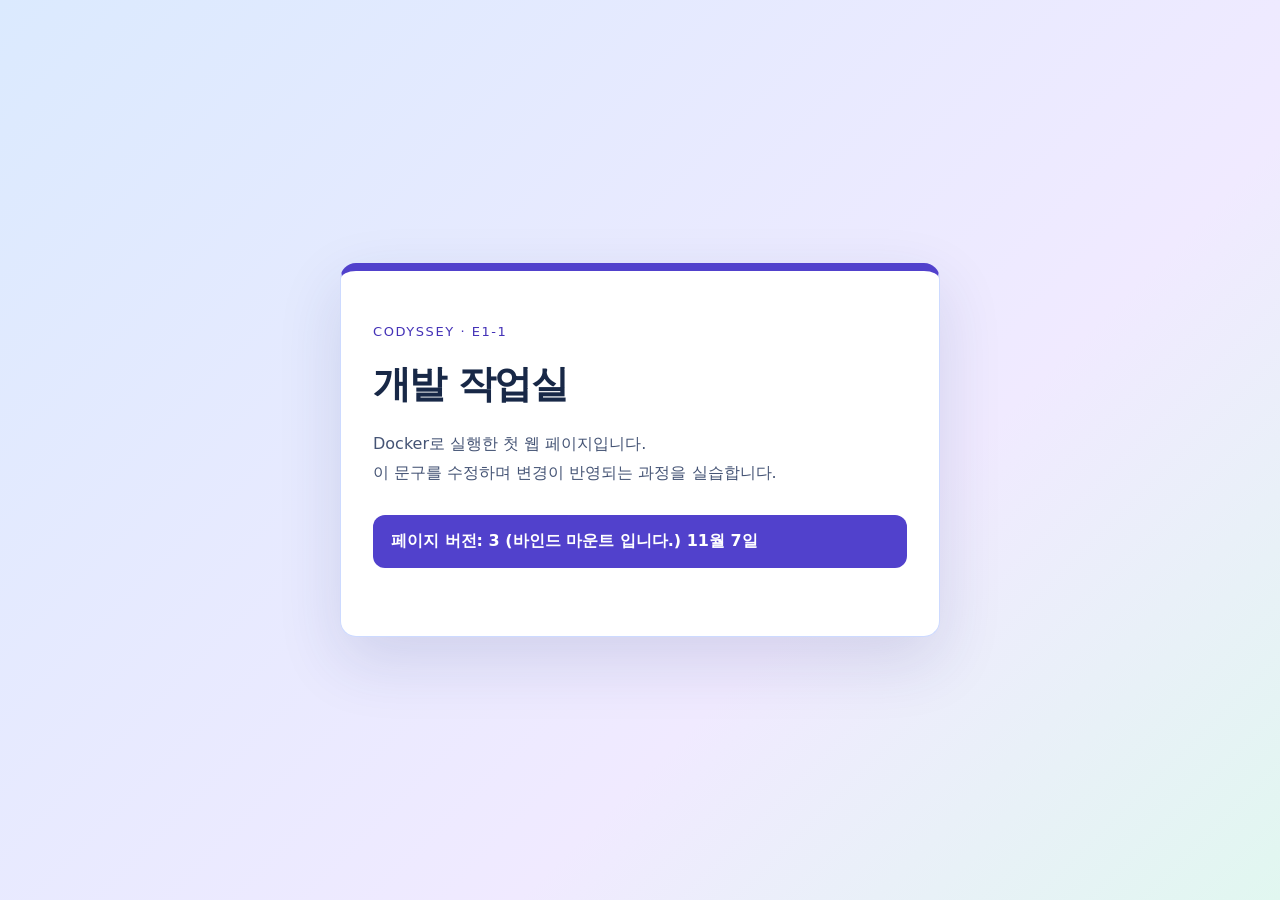
<file: app/index.html>
<!doctype html>
<html lang="ko">
<head>
  <meta charset="utf-8">
  <meta name="viewport" content="width=device-width, initial-scale=1">
  <title>개발 작업실 · E1-1</title>
  <style>
    :root { color-scheme: dark; font-family: system-ui, sans-serif; background: #11191e; color: #edf3f5; }
    * { box-sizing: border-box; }
    body { margin: 0; min-height: 100vh; display: grid; place-items: center; padding: 24px; }
    main { width: min(100%, 600px); padding: 40px 32px; border: 1px solid #354650; border-radius: 16px; background: #19242b; }
    .label { color: #94dec2; font-size: 13px; letter-spacing: .12em; }
    h1 { font-size: clamp(28px, 5vw, 38px); line-height: 1.35; letter-spacing: -.04em; margin: 20px 0; }
    .intro { color: #b0c1c9; line-height: 1.8; }
    .version { margin: 28px 0; padding: 16px 18px; border-left: 3px solid #94dec2; background: #11191e; }
    body:has([data-version="SIMPLE_PAGE_V2"]) {
      color-scheme: light;
      color: #182847;
      background: linear-gradient(135deg, #dbeafe, #f0eaff 65%, #e1f7f0);
    }
    body:has([data-version="SIMPLE_PAGE_V2"]) main {
      background: #fff;
      border: 1px solid #cddaff;
      border-top: 8px solid #5141cc;
      box-shadow: 0 24px 64px #2e367824;
    }
    body:has([data-version="SIMPLE_PAGE_V2"]) .label { color: #4432b7; }
    body:has([data-version="SIMPLE_PAGE_V2"]) .intro { color: #455475; }
    body:has([data-version="SIMPLE_PAGE_V2"]) .version {
      border: 0;
      border-radius: 12px;
      background: #5141cc;
      color: #fff;
      font-weight: 700;
    }
    @media (max-width: 420px) { main { padding: 30px 22px; } }
  </style>
</head>
<body>
  <main>
    <p class="label">CODYSSEY · E1-1</p>
    <h1>개발 작업실</h1>
    <p class="intro">Docker로 실행한 첫 웹 페이지입니다.<br>이 문구를 수정하며 변경이 반영되는 과정을 실습합니다.</p>
    <p class="version" id="mount-marker" data-version="SIMPLE_PAGE_V2">페이지 버전: 3 (바인드 마운트 입니다.) 11월 7일</p>
  </main>
</body>
</html>
</file>
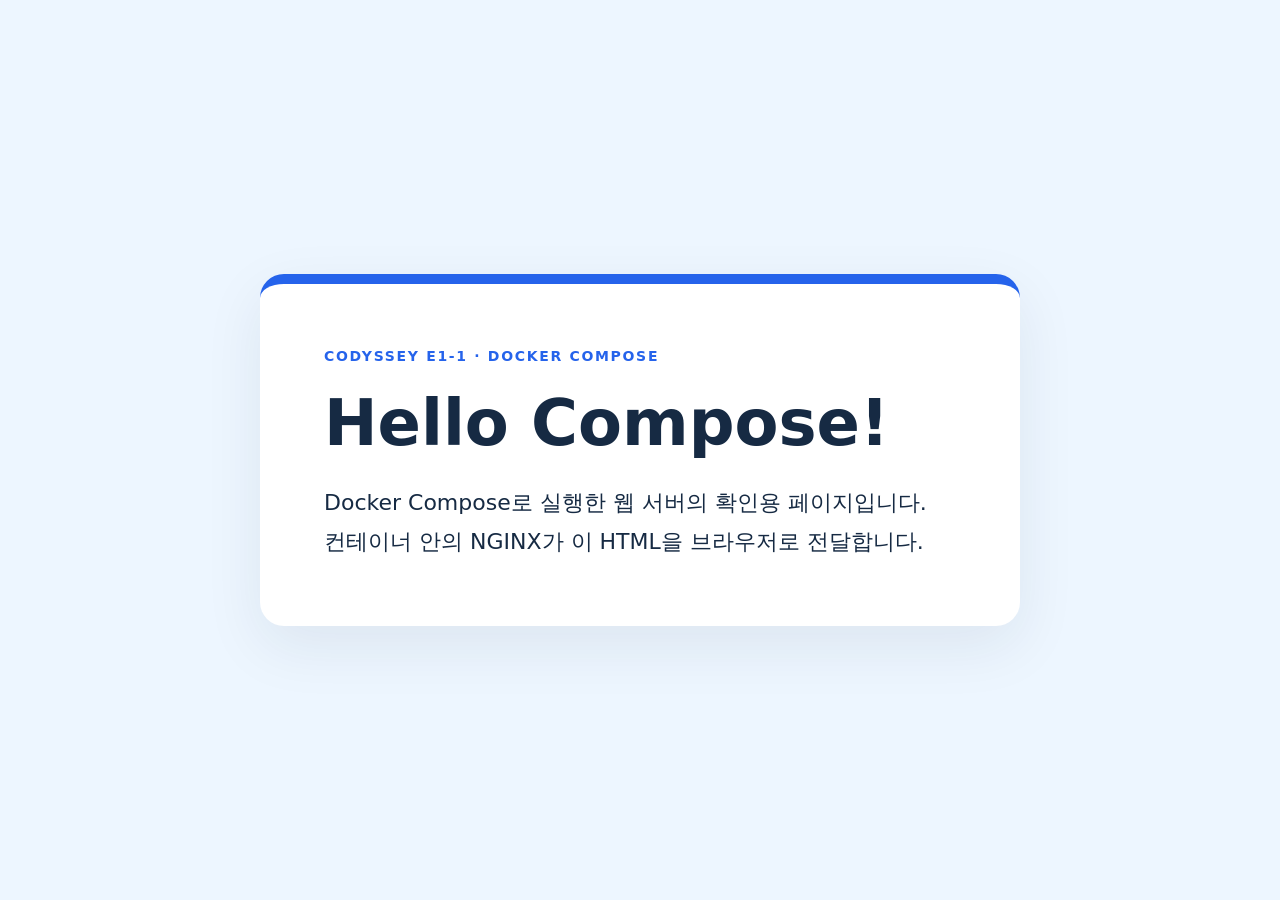
<file: app/compose.html>
<!doctype html>
<html lang="ko">
<head>
  <meta charset="utf-8">
  <meta name="viewport" content="width=device-width, initial-scale=1">
  <title>Hello Compose! · E1-1</title>
  <style>
    * { box-sizing: border-box; }
    body { margin: 0; min-height: 100vh; display: grid; place-items: center; padding: 24px; background: #edf6ff; color: #162a43; font-family: system-ui, sans-serif; }
    main { width: min(100%, 760px); padding: clamp(28px, 6vw, 64px); border-top: 10px solid #2563eb; border-radius: 24px; background: white; box-shadow: 0 20px 60px #162a4314; }
    .label { margin: 0 0 24px; color: #2563eb; font-size: 14px; font-weight: 700; letter-spacing: .12em; }
    h1 { margin: 0 0 24px; font-size: clamp(36px, 7vw, 64px); line-height: 1.1; overflow-wrap: anywhere; }
    .intro { margin: 0; font-size: clamp(17px, 2.5vw, 22px); line-height: 1.8; }
  </style>
</head>
<body>
  <main>
    <p class="label">CODYSSEY E1-1 · DOCKER COMPOSE</p>
    <h1>Hello Compose!</h1>
    <p class="intro">Docker Compose로 실행한 웹 서버의 확인용 페이지입니다.<br>컨테이너 안의 NGINX가 이 HTML을 브라우저로 전달합니다.</p>
  </main>
</body>
</html>
</file>
